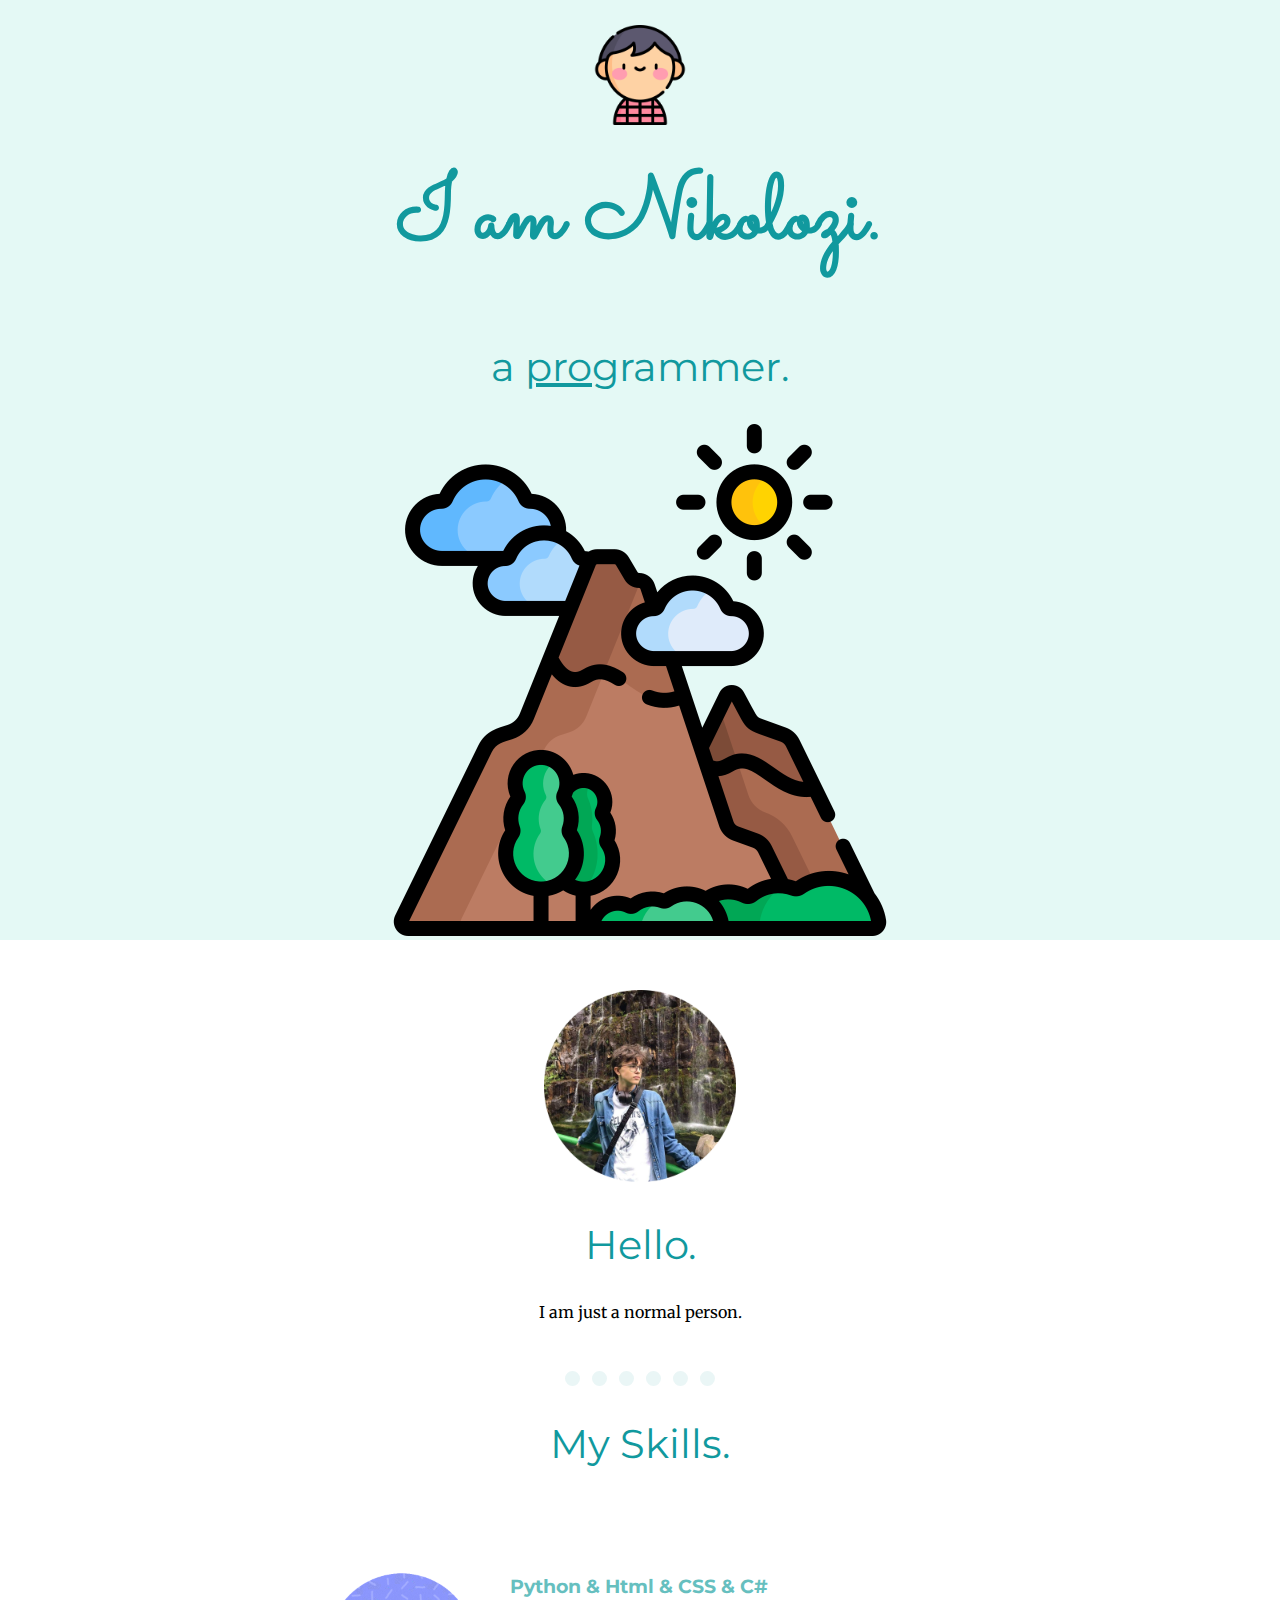
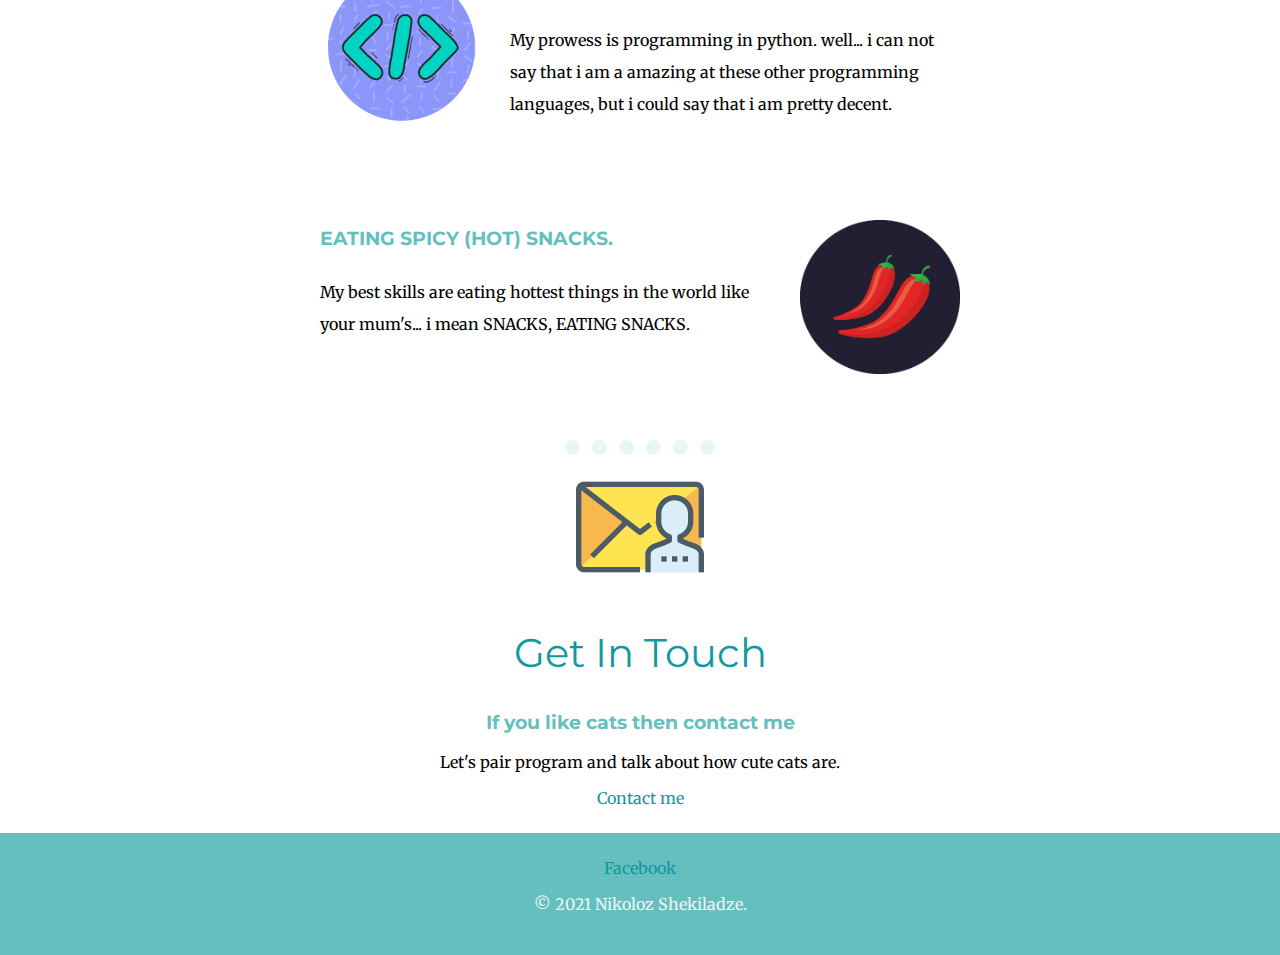
<file: index.html>
<!DOCTYPE html>
<html lang="en" dir="ltr">
  <head>
    <meta charset="utf-8">
    <title>Nikoloz Shekiladze</title>
    <link rel="stylesheet" href="css/style.css">
    <link rel="icon" href="images/favicon.ico">
    <link rel="preconnect" href="https://fonts.googleapis.com">
    <link rel="preconnect" href="https://fonts.gstatic.com" crossorigin>
    <link href="https://fonts.googleapis.com/css2?family=Merriweather:ital,wght@0,300;0,400;1,300;1,400&family=Montserrat:ital,wght@0,100;0,300;1,100;1,300&family=Sacramento&display=swap" rel="stylesheet">
  </head>

  <body>
    <div class="top-container">
      <img class="boy" src="images/boy.png" alt="">
      <h1>I am Nikolozi.</h1>
      <h2>a <span class="underline">pro</span>grammer.</h2>
      <img src="images/mountain.png" alt="mountain ">
    </div>

    <div class="middle-container">
      <div class="profile">
        <img class="myPic" src="images/niko-modified.png" alt="Picture of me.">
        <h2>Hello.</h2>
        <p>I am just a normal person.</p>
      </div>
      <hr>
      <div class="skills">
        <h2>My Skills.</h2>
        <div class="skill-row">
          <img class="html-promt" src="images/cool-gif.gif" alt="Cool-gif">
          <h3>Python & Html & CSS & C#</h3>
          <p>My prowess is programming in python. well... i can not say that i am a amazing at these other programming languages, but i could say that i am pretty decent.</p>
        </div>
        <div class="skill-row">
          <img class="chillies-png" src="images/chillies.png" alt="Cool-chillies">
          <h3>EATING SPICY (HOT) SNACKS.</h3>
          <p>My best skills are eating hottest things in the world like your mum's... i mean SNACKS, EATING SNACKS.</p>
        </div>
      </div>
      <hr>
      <div class="contact-me">
        <img class="email-png" src="images/email.png" alt="Cool-email">
        <h2>Get In Touch</h2>
        <h3>If you like cats then contact me</h3>
        <p>Let's pair program and talk about how cute cats are.</p>
        <a class="btn" href="mailto:mrnikoloziyt@gmail.com">Contact me</a>
      </div>
    </div>


    <div class="bottom-container">
      <a class="footer-link" href="https://www.facebook.com/shekiladzeniko">Facebook</a>
      <p class="copyright-claim">© 2021 Nikoloz Shekiladze.</p>
    </div>

  </body>
</html>
</file>
<file: css/style.css>
body {
  margin: 0;
  text-align: center;
  font-family: 'Merriweather', serif;;
}

h1 {
  font-size: 5.625rem;
  margin: 0;
  font-family: 'Sacramento', cursive;
  color: #11999E;
  line-height: 2;
}

h2 {
  font-size: 2.5rem;
  font-family: 'Montserrat', sans-serif;
  color: #11999E;
  font-weight: normal;
}

h3 {
  font-family: 'Montserrat', sans-serif;
  color: #66BFBF;
}

a {
  color: #11999E;
  text-decoration: none;
}

hr {
  border-style: none;
  border-top-style: dotted;
  border-color: #EAF6F6;
  border-width: 15px;
  height: 0;
  width: 150px;

}

.top-container {
  background: #E4F9F5;
  padding-top: 25px;
  position: relative;
}

.middle-container {
  padding-top: 25px;
  padding-bottom: 25px;
}

.bottom-container {
  padding-top: 25px;
  padding-bottom: 25px;
  background: #66BFBF;
}

.underline {
  text-decoration: underline;
}

.myPic {
  width: 15%
}

.boy {
  margin: 0;
  height: 100px;
  width: 100px;
}

.html-promt {
  width: 25%;
  float: left;
  margin-right: 30px;
}

.chillies-png {
  width: 25%;
  float: right;
  margin-left: 30px;
}

.email-png {
  width: 10%;
}

.skill-row {
  width: 50%;
  margin: 100px auto;
  text-align: left;
  line-height: 2;
}

.copyright-claim {
  color: #EAF6F6;
}

.profile {
  padding-top: 25px;
  padding-bottom: 25px;
}
</file>
